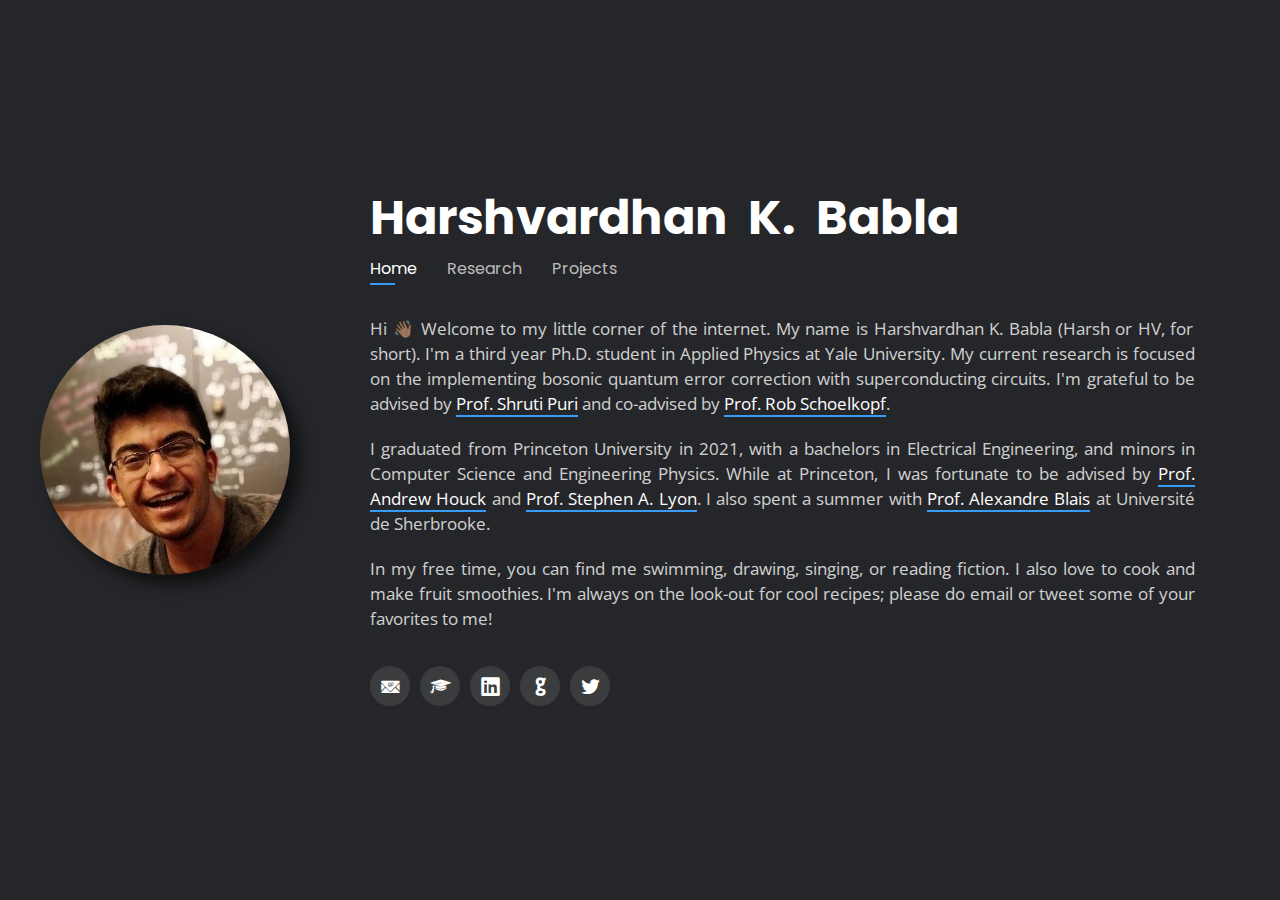
<file: index.html>
<!DOCTYPE html>
<html lang="en">

<head>
  <meta charset="utf-8">
  <meta content="width=device-width, initial-scale=1.0" name="viewport">

  <title>Harshvardhan K. Babla | Quantum Info. @ Yale</title>
  
  <!-- Meta content -->
  <meta name="keywords" content="Quantum information, superconducting qubits, electrons-on-helium, graduate student,entrepreneurship, science journalism.">
  <meta name="theme-color" content="#252629"/>

  <meta name="title" property="og:title" content="Harsh Babla" />
  <meta name="image" property="og:image" content="assets/img/thumbnail.png">
  <meta name="type"  property="og:type"  content="website" />
  <meta name="url"   property="og:url"   content="https://harshbabla.com" /> 
  <meta name="site_name"   property="og:site_name" content="harshbabla.com" /> 
  <meta name="description" property="og:description" content="Personal site/portfolio of Harsh Babla." />

  <meta name="twitter:image:alt" content="harshbabla.com"/>
  <meta name="twitter:card" content="summary_large_image"/>
  
  <!-- Favicons -->
  <link href="assets/img/favicon.png" rel="icon">
  <link href="assets/img/apple-touch-icon.png" rel="apple-touch-icon">

  <!-- Google Fonts -->
  <link href="https://fonts.googleapis.com/css?family=Open+Sans:300,300i,400,400i,600,600i,700,700i|Poppins:300,300i,400,400i,500,500i,600,600i,700,700i" rel="stylesheet">

  <!-- Vendor CSS Files -->
  <link href="assets/vendor/bootstrap/css/bootstrap.min.css" rel="stylesheet">
  <link href="assets/vendor/icofont/icofont.min.css" rel="stylesheet">
  <link href="assets/vendor/remixicon/remixicon.css" rel="stylesheet">
  <link href="assets/vendor/owl.carousel/assets/owl.carousel.min.css" rel="stylesheet">
  <link href="assets/vendor/boxicons/css/boxicons.min.css" rel="stylesheet">
  <link href="assets/vendor/venobox/venobox.css" rel="stylesheet">

  <!-- Main CSS File -->
  <link href="assets/css/home_style.css" rel="stylesheet">

  <!-- Global site tag (gtag.js) - Google Analytics -->
  <script async src="https://www.googletagmanager.com/gtag/js?id=G-PNGB4WQPTB"></script>
  <script>
    window.dataLayer = window.dataLayer || [];
    function gtag(){dataLayer.push(arguments);}
    gtag('js', new Date());

    gtag('config', 'G-PNGB4WQPTB');
  </script>

</head>

<body>

  <!-- ======= Home Page ======= -->
  <header id="header" class="header-tops">
    <div class="container">          
      <div class="row">
        <div class="col-lg-2 my-auto img-wrapper">
            <img src="assets/img/me.jpg" class="my-image" alt="Harsh photo">
        </div>
        
        <div class="col-lg-9 offset-1">
          <h1><a href="index">Harshvardhan&nbsp K.&nbsp Babla</a></h1>          

          <nav class="nav-menu d-lg-block">
            <ul>
            <li class="active"><a href="#header">Home</a></li>
            <li><a href="research">Research</a></li>
            <li><a href="projects">Projects</a></li>
            </ul>
          </nav>

          <h2>Hi 👋🏽 Welcome to my little corner of the internet. My name is Harshvardhan K. Babla (Harsh or HV, for short). I'm a third year Ph.D. student in Applied Physics at Yale University. My current research is focused on the implementing bosonic quantum error correction with superconducting circuits. I'm grateful to be advised by <span><a href="https://purigroup.research.yale.edu/" target="_blank">Prof. Shruti Puri</a></span> and co-advised by <span><a href="https://rsl.yale.edu/"  target="_blank">Prof. Rob Schoelkopf</a></span>. </h2>
          <h2> I graduated from Princeton University in 2021, with a bachelors in Electrical Engineering, and minors in Computer Science and Engineering Physics. While at Princeton, I was fortunate to be advised by <span><a href="https://houcklab.princeton.edu/"  target="_blank">Prof. Andrew Houck</a></span> and <span><a href="http://faculty.ee.princeton.edu/lyon/"  target="_blank">Prof. Stephen A. Lyon</a></span>. I also spent a summer with <span><a href="https://www.physique.usherbrooke.ca/blais/"  target="_blank">Prof. Alexandre Blais</a></span> at Université de Sherbrooke. </h2> 
          <h2>In my free time, you can find me swimming, drawing, singing, or reading fiction. I also love to cook and make fruit smoothies. I'm always on the look-out for cool recipes; please do email or tweet some of your favorites to me! </h2>
              
          <div class="social-links">
            <a href="mailto:harshbabla@gmail.com?&cc=harsh.babla@yale.edu" class="email" target="_blank"><i class="icofont-email"></i></a>
            <a href="https://scholar.google.com/citations?user=OJP4cEkAAAAJ&hl=en" class="google_scholar" target="_blank"><i class="icofont-hat"></i></a>
            <a href="https://www.linkedin.com/in/harshbabla/" class="linkedin"  target="_blank"><i class="icofont-linkedin"></i></a>
            <a href="https://github.com/HarshBabla99" class="github" target="_blank"><i class="icofont-github"></i></a>
            <a href="https://twitter.com/harshbabla" class="twitter" target="_blank"><i class="icofont-twitter"></i></a>
          </div>
        </div>
      </div>
    </div>
  </header>
  <!-- End Home -->



</body>

</html>
</file>
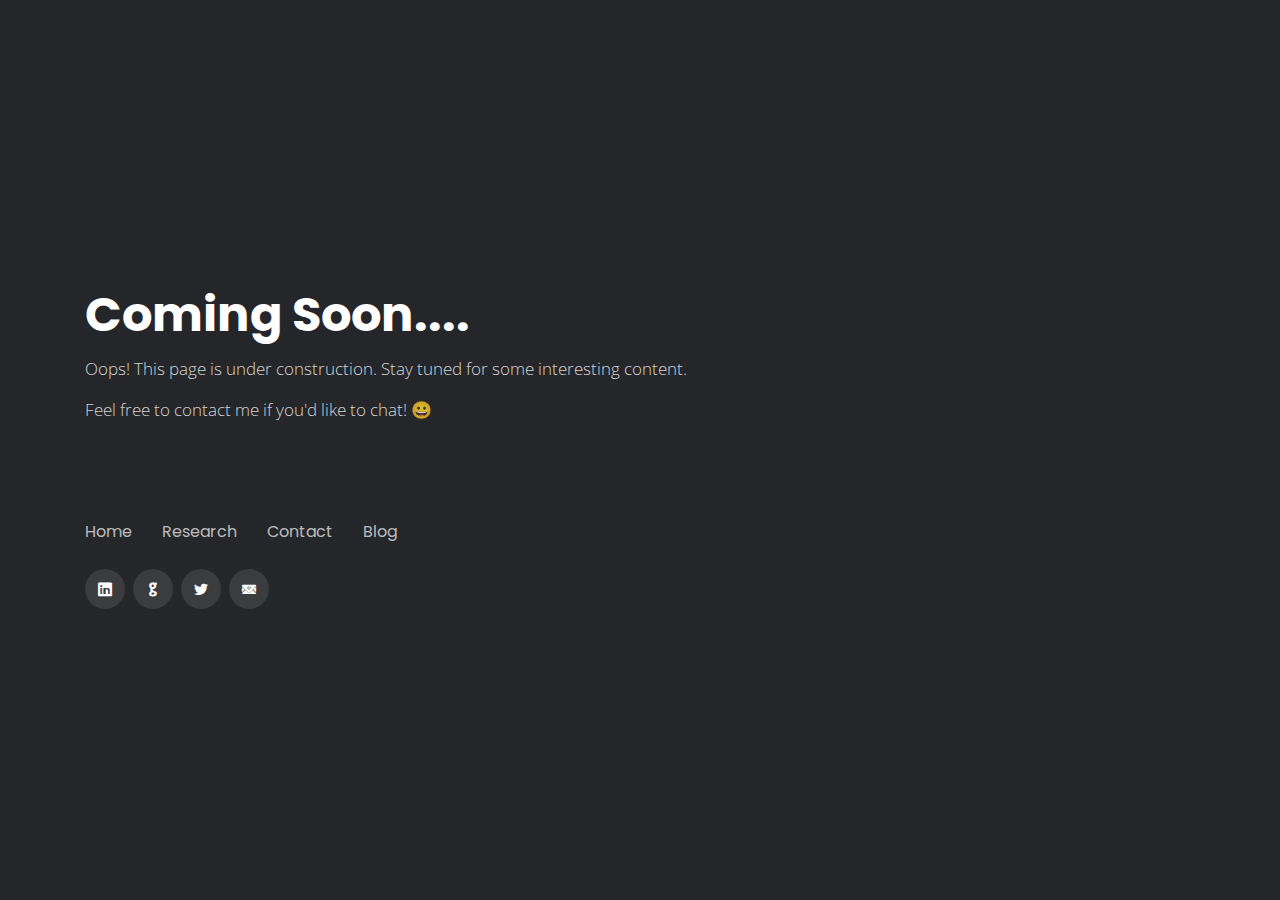
<file: coming_soon.html>
<head>
    <meta charset="utf-8">
    <meta content="width=device-width, initial-scale=1.0" name="viewport">
  
    <title>Harshvardhan K. Babla|Coming Soon</title>
    <meta content="Page Under Construction" name="description">
    <meta content="Page Under Construction" name="keywords">
  
    <!-- Favicons -->
    <link href="assets/img/favicon.png" rel="icon">
    <link href="assets/img/apple-touch-icon.png" rel="apple-touch-icon">
  
    <!-- Google Fonts -->
    <link href="https://fonts.googleapis.com/css?family=Open+Sans:300,300i,400,400i,600,600i,700,700i|Poppins:300,300i,400,400i,500,500i,600,600i,700,700i" rel="stylesheet">
  
    <!-- Vendor CSS Files -->
    <link href="assets/vendor/bootstrap/css/bootstrap.min.css" rel="stylesheet">
    <link href="assets/vendor/icofont/icofont.min.css" rel="stylesheet">
    <link href="assets/vendor/remixicon/remixicon.css" rel="stylesheet">
    <link href="assets/vendor/owl.carousel/assets/owl.carousel.min.css" rel="stylesheet">
    <link href="assets/vendor/boxicons/css/boxicons.min.css" rel="stylesheet">
    <link href="assets/vendor/venobox/venobox.css" rel="stylesheet">
  
    <!-- Main CSS File -->
    <link href="assets/css/coming_soon_style.css" rel="stylesheet">

    <!-- Global site tag (gtag.js) - Google Analytics -->
    <script async src="https://www.googletagmanager.com/gtag/js?id=G-PNGB4WQPTB"></script>
    <script>
      window.dataLayer = window.dataLayer || [];
      function gtag(){dataLayer.push(arguments);}
      gtag('js', new Date());

      gtag('config', 'G-PNGB4WQPTB');
    </script>    

  </head>
  
  <body>
  
    <!-- ======= Home Page ======= -->
    <header id="header" class="header-tops">
      <div class="container">          
        <h1><a href="index">Coming Soon....</a></h1>          
        
        <h2>Oops! This page is under construction. Stay tuned for some interesting content. </h2> <h2>Feel free to contact me if you'd like to chat! 😀 </h2>

        <nav class="nav-menu d-lg-block">
          <ul>
              <li><a href="index">Home</a></li>
              <li><a href="research">Research</a></li>
              <li><a href="contact">Contact</a></li>
              <li><a href="coming_soon">Blog</a></li>
          </ul>
        </nav>
            
        <div class="social-links">
            <a href="https://www.linkedin.com/in/harshbabla/" class="linkedin"  target="_blank"><i class="icofont-linkedin"></i></a>
            <a href="https://github.com/HarshBabla99" class="github" target="_blank"><i class="icofont-github"></i></a>
            <a href="https://twitter.com/harshbabla" class="twitter" target="_blank"><i class="icofont-twitter"></i></a>
            <a href="mailto:harshbabla@gmail.com" class="email" target="_blank"><i class="icofont-email"></i></a>
  
        </div>
      </div>
    </header><!-- End Header -->
  
  
  
  </body>
</file>
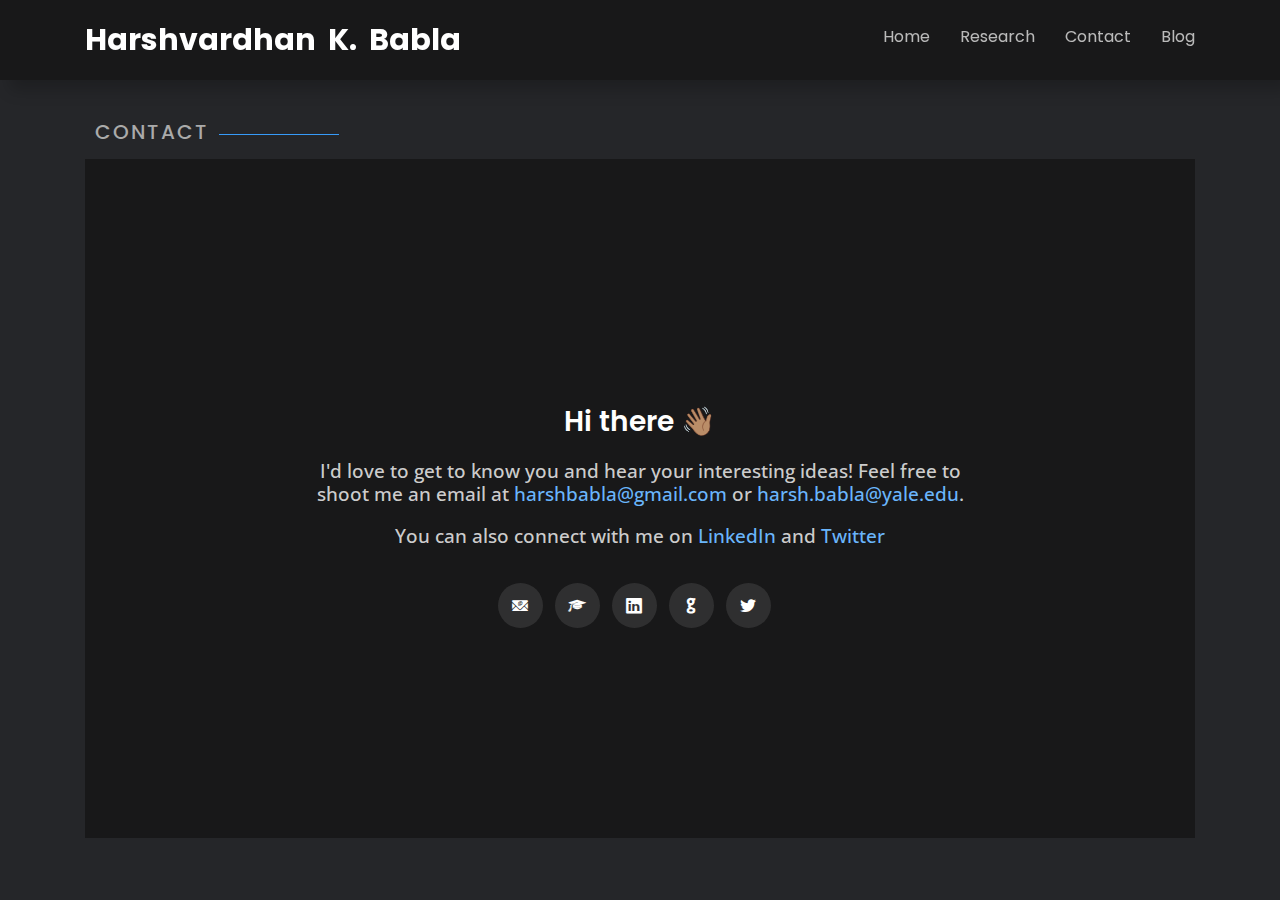
<file: contact.html>
<!DOCTYPE html>
<html lang="en">

<head>
  <meta charset="utf-8">
  <meta content="width=device-width, initial-scale=1.0" name="viewport">

  <title>Harshvardhan K. Babla|Contact</title>
  
  <!-- Meta content -->
  <meta name="keywords" content="Quantum information, superconducting qubits, electrons-on-helium, graduate student,entrepreneurship, science journalism.">
  <meta name="theme-color" content="#252629"/>

  <meta name="title" property="og:title" content="Harsh Babla" />
  <meta name="image" property="og:image" content="assets/img/thumbnail.png">
  <meta name="type"  property="og:type"  content="website" />
  <meta name="url"   property="og:url"   content="https://harshbabla.com/contact" /> 
  <meta name="site_name"   property="og:site_name" content="harshbabla.com" /> 
  <meta name="description" property="og:description" content="Personal site/portfolio of Harsh Babla. - contact page" />

  <meta name="twitter:image:alt" content="harshbabla.com"/>
  <meta name="twitter:card" content="summary_large_image"/>
  
  <!-- Favicons -->
  <link href="assets/img/favicon.png" rel="icon">
  <link href="assets/img/apple-touch-icon.png" rel="apple-touch-icon">

  <!-- Google Fonts -->
  <link href="https://fonts.googleapis.com/css?family=Open+Sans:300,300i,400,400i,600,600i,700,700i|Poppins:300,300i,400,400i,500,500i,600,600i,700,700i" rel="stylesheet">

  <!-- Vendor CSS Files -->
  <link href="assets/vendor/bootstrap/css/bootstrap.min.css" rel="stylesheet">
  <link href="assets/vendor/icofont/icofont.min.css" rel="stylesheet">
  <link href="assets/vendor/remixicon/remixicon.css" rel="stylesheet">
  <link href="assets/vendor/owl.carousel/assets/owl.carousel.min.css" rel="stylesheet">
  <link href="assets/vendor/boxicons/css/boxicons.min.css" rel="stylesheet">
  <link href="assets/vendor/venobox/venobox.css" rel="stylesheet">

  <!-- Main CSS File -->
  <link href="assets/css/contact_style.css" rel="stylesheet">

  <!-- Global site tag (gtag.js) - Google Analytics -->
  <script async src="https://www.googletagmanager.com/gtag/js?id=G-PNGB4WQPTB"></script>
  <script>
    window.dataLayer = window.dataLayer || [];
    function gtag(){dataLayer.push(arguments);}
    gtag('js', new Date());

    gtag('config', 'G-PNGB4WQPTB');
  </script>

</head>

<body>

    <!-- ======= Header ======= -->
    <header id="header">
        <div class="container">          
          <div class="row">
            <div class="col-lg-6">
                <h1 class="title"><a href="index">Harshvardhan&nbsp K.&nbsp Babla</a></h1>   
            </div>
            
            <div class="col-lg-6" id="nav-menu-col">
              <nav class="nav-menu d-lg-block">
                <ul>
                  <li><a href="index">Home</a></li>
                  <li><a href="research">Research</a></li>
                  <li><a href="contact">Contact</a></li>
                  <li><a href="coming_soon">Blog</a></li>
                </ul>
              </nav>
            </div>
          </div>
        </div>
    </header>
    <!-- End Header -->

    <!-- ======= contact Section ======= -->
    <section id="contact" class="contact">
        <div class="container">

            <div class="section-title">
                <h2>Contact</h2>
            </div>

            <div class="section-body">
                <div class="col-lg-12 contact-text">            
                  <h1>Hi there 👋🏽 </h1> <br/>
                  
                  <h2>I'd love to get to know you and hear your interesting ideas! Feel free to shoot me an email at <a href="mailto:harshbabla@gmail.com" target="_blank">harshbabla@gmail.com</a> or <a href="mailto:harsh.babla@yale.edu" target="_blank">harsh.babla@yale.edu</a>.
                  </h2>
                  
                  <h2>You can also connect with me on <a href="https://www.linkedin.com/in/harshbabla/" target="_blank">LinkedIn</a> and <a href="https://twitter.com/harshbabla" target="_blank">Twitter</a></h2>

                  <div class="social-links">
                    <a href="mailto:harshbabla@gmail.com?&cc=harsh.babla@yale.edu" class="email" target="_blank"><i class="icofont-email"></i></a>
                    <a href="https://scholar.google.com/citations?user=OJP4cEkAAAAJ&hl=en" class="google_scholar" target="_blank"><i class="icofont-hat"></i></a>
                    <a href="https://www.linkedin.com/in/harshbabla/" class="linkedin"  target="_blank"><i class="icofont-linkedin"></i></a>
                    <a href="https://github.com/HarshBabla99" class="github" target="_blank"><i class="icofont-github"></i></a>
                    <a href="https://twitter.com/harshbabla" class="twitter" target="_blank"><i class="icofont-twitter"></i></a>
                  </div>
                </div>  
            </div>
        </div>
    </section>
    <!-- End contact Section -->




</body>

</html>
</file>
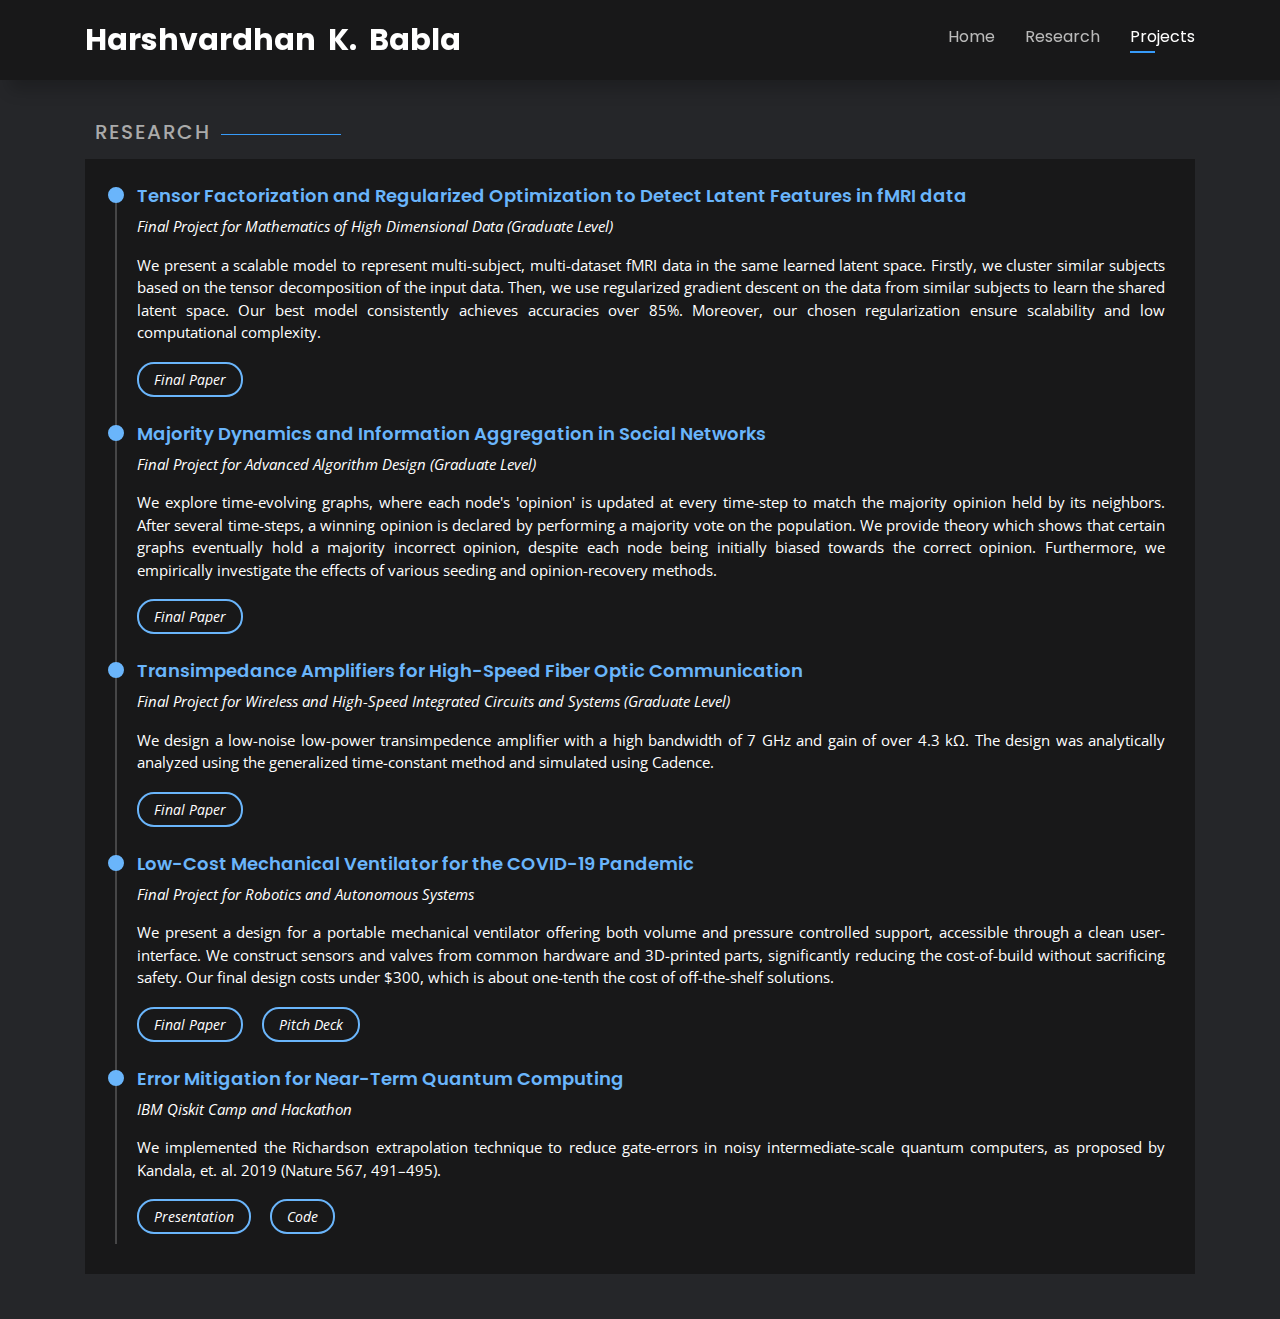
<file: projects.html>
<!DOCTYPE html>
<html lang="en">

<head>
  <meta charset="utf-8">
  <meta content="width=device-width, initial-scale=1.0" name="viewport">

  <title>Harshvardhan K. Babla|Research</title>
  
  <!-- Meta content -->
  <meta name="keywords" content="Quantum information, superconducting qubits, electrons-on-helium, graduate student,entrepreneurship, science journalism.">
  <meta name="theme-color" content="#252629"/>

  <meta name="title" property="og:title" content="Harsh Babla" />
  <meta name="image" property="og:image" content="assets/img/thumbnail.png">
  <meta name="type"  property="og:type"  content="website" />
  <meta name="url"   property="og:url"   content="https://harshbabla.com/research" /> 
  <meta name="site_name"   property="og:site_name" content="harshbabla.com" /> 
  <meta name="description" property="og:description" content="Personal site/portfolio of Harsh Babla. - Research page" />

  <meta name="twitter:image:alt" content="harshbabla.com"/>
  <meta name="twitter:card" content="summary_large_image"/>
  
  <!-- Favicons -->
  <link href="assets/img/favicon.png" rel="icon">
  <link href="assets/img/apple-touch-icon.png" rel="apple-touch-icon">

  <!-- Google Fonts -->
  <link href="https://fonts.googleapis.com/css?family=Open+Sans:300,300i,400,400i,600,600i,700,700i|Poppins:300,300i,400,400i,500,500i,600,600i,700,700i" rel="stylesheet">

  <!-- Vendor CSS Files -->
  <link href="assets/vendor/bootstrap/css/bootstrap.min.css" rel="stylesheet">
  <link href="assets/vendor/icofont/icofont.min.css" rel="stylesheet">
  <link href="assets/vendor/remixicon/remixicon.css" rel="stylesheet">
  <link href="assets/vendor/owl.carousel/assets/owl.carousel.min.css" rel="stylesheet">
  <link href="assets/vendor/boxicons/css/boxicons.min.css" rel="stylesheet">
  <link href="assets/vendor/venobox/venobox.css" rel="stylesheet">

  <!-- Main CSS File -->
  <link href="assets/css/research_style.css" rel="stylesheet">

  <!-- Global site tag (gtag.js) - Google Analytics -->
  <script async src="https://www.googletagmanager.com/gtag/js?id=G-PNGB4WQPTB"></script>
  <script>
    window.dataLayer = window.dataLayer || [];
    function gtag(){dataLayer.push(arguments);}
    gtag('js', new Date());

    gtag('config', 'G-PNGB4WQPTB');
  </script>

</head>

<body>

    <!-- ======= Header ======= -->
    <header id="header">
        <div class="container">          
          <div class="row">
            <div class="col-lg-6">
                <h1 class="title"><a href="index">Harshvardhan&nbsp K.&nbsp Babla</a></h1>   
            </div>
            
            <div class="col-lg-6" id="nav-menu-col">
              <nav class="nav-menu d-lg-block">
                <ul>
                    <li><a href="index">Home</a></li>
                    <li><a href="research">Research</a></li>
                    <li class="active"><a href="#header">Projects</a></li>
                </ul>
              </nav>
            </div>
          </div>
        </div>
    </header>
    <!-- End Header -->

    <!-- ======= Research Section ======= -->
    <section id="research" class="research">
        <div class="container">

            <div class="section-title">
                <h2>research</h2>
            </div>

            <div class="section-body">
                <h3 class="research-title"></h3>
                
                <div class="research-item">
                    <h4>Tensor Factorization and Regularized Optimization to Detect Latent Features in fMRI data</h4>
                    <p>
                        <em>Final Project for Mathematics of High Dimensional Data (Graduate Level)</em> 
                    </p>
                    
                    <p>
                        We present a scalable model to represent multi-subject, multi-dataset fMRI 
                        data in the same learned latent space. Firstly, we cluster similar subjects based on the tensor decomposition of the input data. Then, we use regularized gradient descent on the data from similar subjects to learn the shared latent space. Our best model consistently achieves accuracies over 85%. Moreover, our chosen regularization ensure scalability and low computational complexity.
                    </p>
                    <span><a href="assets/docs/ele520_report.pdf" target="_blank">Final Paper</a></span>
                </div>
                
                <div class="research-item">
                    <h4>Majority Dynamics and Information Aggregation in Social Networks</h4>
                    <p>
                        <em>Final Project for Advanced Algorithm Design (Graduate Level)</em> 
                    </p>
                    
                    <p>
                    We explore time-evolving graphs, where each node's 'opinion' is updated at every time-step to match the majority opinion held by its neighbors. After several time-steps, a winning opinion is declared by performing a majority vote on the population. We provide theory which shows that certain graphs eventually hold a majority incorrect opinion, despite each node being initially biased towards the correct opinion. Furthermore, we empirically investigate the effects of various seeding and opinion-recovery methods.
                    </p>
                    <span><a href="assets/docs/cos521_report.pdf" target="_blank">Final Paper</a></span>
                </div>

                <div class="research-item">
                    <h4>Transimpedance Amplifiers for High-Speed Fiber Optic Communication </h4>
                    <p>
                        <em>Final Project for Wireless and High-Speed Integrated Circuits and Systems (Graduate Level)</em> 
                    </p>
                    
                    <p>
                    We design a low-noise low-power transimpedence amplifier with a high bandwidth of 7 GHz and gain of over 4.3 k&Omega;. The design was analytically analyzed using the generalized time-constant method and simulated using Cadence. 
                    </p>
                    <span><a href="assets/docs/ele582_report.pdf" target="_blank">Final Paper</a></span>
                </div>

                <div class="research-item">
                    <h4>Low-Cost Mechanical Ventilator for the COVID-19 Pandemic</h4>
                    <p>
                        <em>Final Project for Robotics and Autonomous Systems</em> 
                    </p>
                    
                    <p>
                    We present a design for a portable mechanical ventilator offering both volume and pressure controlled support, accessible through a clean user-interface. We construct sensors and valves from common hardware and 3D-printed parts, significantly reducing the cost-of-build without sacrificing safety. Our final design costs under $300, which is about one-tenth the cost of off-the-shelf solutions. 
                    </p>
                    <span><a href="assets/docs/ele302_report.pdf" target="_blank">Final Paper</a></span>
                    <span><a href="assets/docs/ele302_presentation.pdf" target="_blank">Pitch Deck</a></span>
                </div>

                <div class="research-item">
                    <h4>Error Mitigation for Near-Term Quantum Computing</h4>
                    <p>
                        <em>IBM Qiskit Camp and Hackathon</em> 
                    </p>
                    
                    <p>
                    We implemented the Richardson extrapolation technique to reduce gate-errors in noisy intermediate-scale quantum computers, as proposed by Kandala, et. al. 2019 (Nature 567, 491–495). 
                    </p>
                    <span><a href="assets/docs/qiskit_presentation.pdf" target="_blank">Presentation</a></span>
                    <span><a href="https://github.com/HarshBabla99/IBMQiskitCamp_ErrorMitigation" target="_blank">Code</a></span>
                </div>

            </div>
        </div>
    </section>
    <!-- End research Section -->




</body>

</html>
</file>
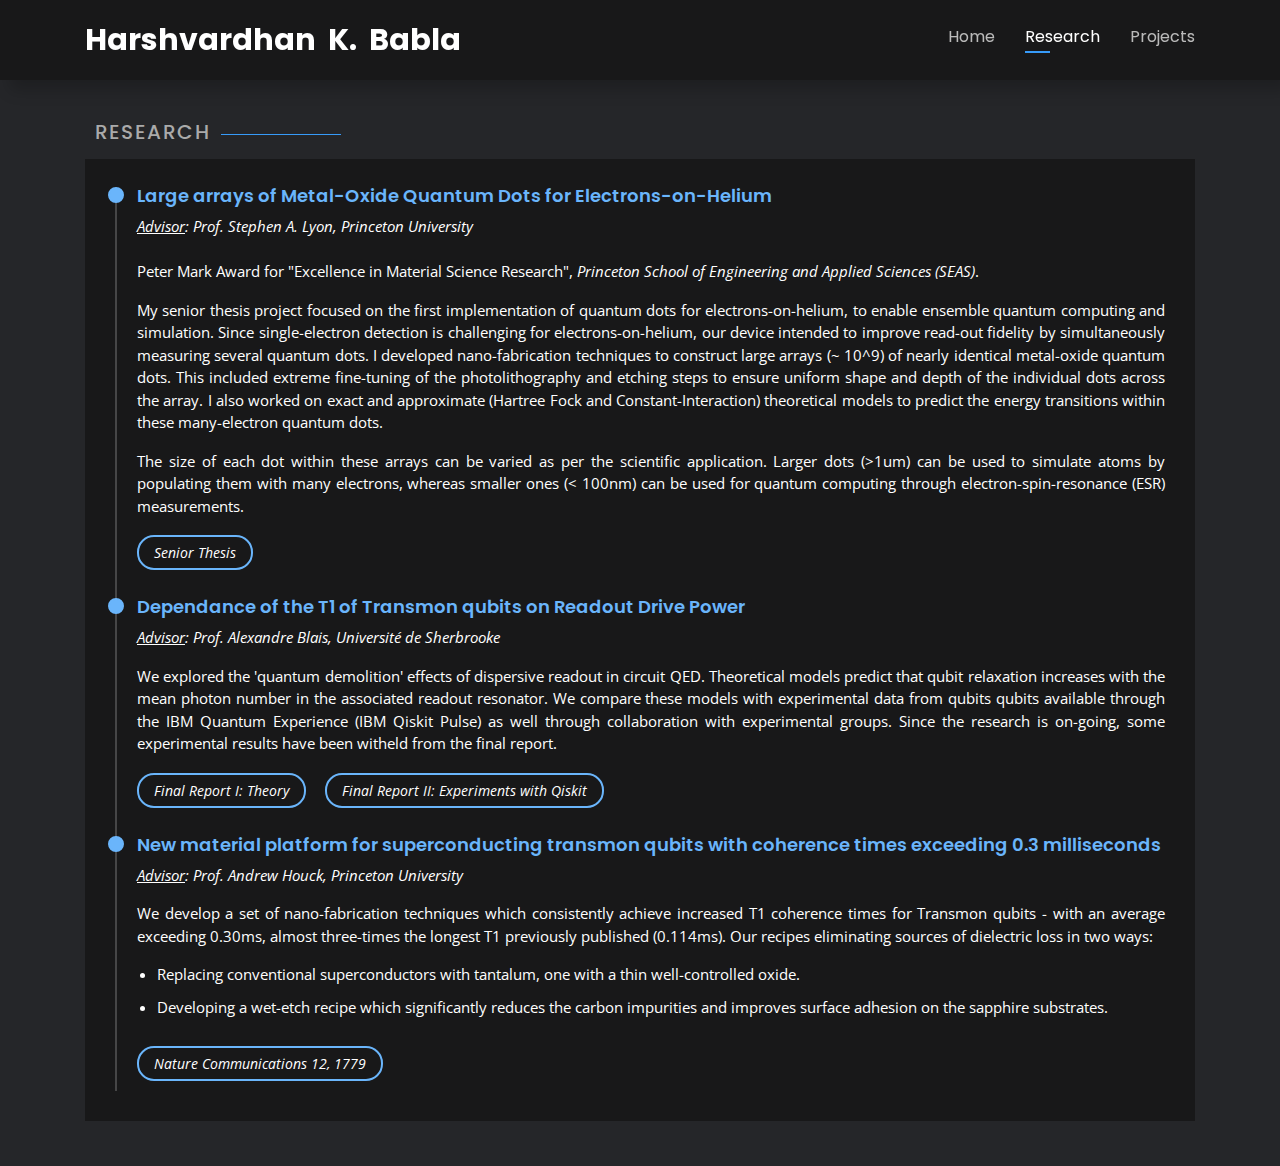
<file: research.html>
<!DOCTYPE html>
<html lang="en">

<head>
  <meta charset="utf-8">
  <meta content="width=device-width, initial-scale=1.0" name="viewport">

  <title>Harshvardhan K. Babla|Research</title>
  
  <!-- Meta content -->
  <meta name="keywords" content="Quantum information, superconducting qubits, electrons-on-helium, graduate student,entrepreneurship, science journalism.">
  <meta name="theme-color" content="#252629"/>

  <meta name="title" property="og:title" content="Harsh Babla" />
  <meta name="image" property="og:image" content="assets/img/thumbnail.png">
  <meta name="type"  property="og:type"  content="website" />
  <meta name="url"   property="og:url"   content="https://harshbabla.com/research" /> 
  <meta name="site_name"   property="og:site_name" content="harshbabla.com" /> 
  <meta name="description" property="og:description" content="Personal site/portfolio of Harsh Babla. - Research page" />

  <meta name="twitter:image:alt" content="harshbabla.com"/>
  <meta name="twitter:card" content="summary_large_image"/>
  
  <!-- Favicons -->
  <link href="assets/img/favicon.png" rel="icon">
  <link href="assets/img/apple-touch-icon.png" rel="apple-touch-icon">

  <!-- Google Fonts -->
  <link href="https://fonts.googleapis.com/css?family=Open+Sans:300,300i,400,400i,600,600i,700,700i|Poppins:300,300i,400,400i,500,500i,600,600i,700,700i" rel="stylesheet">

  <!-- Vendor CSS Files -->
  <link href="assets/vendor/bootstrap/css/bootstrap.min.css" rel="stylesheet">
  <link href="assets/vendor/icofont/icofont.min.css" rel="stylesheet">
  <link href="assets/vendor/remixicon/remixicon.css" rel="stylesheet">
  <link href="assets/vendor/owl.carousel/assets/owl.carousel.min.css" rel="stylesheet">
  <link href="assets/vendor/boxicons/css/boxicons.min.css" rel="stylesheet">
  <link href="assets/vendor/venobox/venobox.css" rel="stylesheet">

  <!-- Main CSS File -->
  <link href="assets/css/research_style.css" rel="stylesheet">

  <!-- Global site tag (gtag.js) - Google Analytics -->
  <script async src="https://www.googletagmanager.com/gtag/js?id=G-PNGB4WQPTB"></script>
  <script>
    window.dataLayer = window.dataLayer || [];
    function gtag(){dataLayer.push(arguments);}
    gtag('js', new Date());

    gtag('config', 'G-PNGB4WQPTB');
  </script>

</head>

<body>

    <!-- ======= Header ======= -->
    <header id="header">
        <div class="container">          
          <div class="row">
            <div class="col-lg-6">
                <h1 class="title"><a href="index">Harshvardhan&nbsp K.&nbsp Babla</a></h1>   
            </div>
            
            <div class="col-lg-6" id="nav-menu-col">
              <nav class="nav-menu d-lg-block">
                <ul>
                    <li><a href="index">Home</a></li>
                    <li class="active"><a href="research">Research</a></li>
                    <li><a href="#header">Projects</a></li>
                </ul>
              </nav>
            </div>
          </div>
        </div>
    </header>
    <!-- End Header -->

    <!-- ======= Research Section ======= -->
    <section id="research" class="research">
        <div class="container">

            <div class="section-title">
                <h2>research</h2>
            </div>

            <div class="section-body">
                <h3 class="research-title"></h3>
                
                <div class="research-item">
                    <h4>Large arrays of Metal-Oxide Quantum Dots for Electrons-on-Helium </h4>
                    <p>
                        <em><u>Advisor</u>: <a href="http://faculty.ee.princeton.edu/lyon/"  target="_blank">Prof. Stephen A. Lyon</a>, Princeton University</em> <br> <br>
                        Peter Mark Award for "Excellence in Material Science Research", <i>Princeton School of Engineering and Applied Sciences (SEAS)</i>.
                    </p>
                    <p>
                    My senior thesis project focused on the first implementation of quantum dots for electrons-on-helium, to enable ensemble quantum computing and simulation. Since single-electron detection is challenging for electrons-on-helium, our device intended to improve read-out fidelity by simultaneously measuring several quantum dots. I developed nano-fabrication techniques to construct large arrays (~ 10^9) of nearly identical metal-oxide quantum dots. This included extreme fine-tuning of the photolithography and etching steps to ensure uniform shape and depth of the individual dots across the array. I also worked on exact and approximate (Hartree Fock and Constant-Interaction) theoretical models to predict the energy transitions within these many-electron quantum dots. 
                    </p>
                    <p>
                    The size of each dot within these arrays can be varied as per the scientific application. Larger dots (>1um) can be used to simulate atoms by populating them with many electrons, whereas smaller ones (< 100nm) can be used for quantum computing through electron-spin-resonance (ESR) measurements. 
                    </p>
                    
                    <span><a href="assets/docs/senior_thesis.pdf" target="_blank">Senior Thesis</a></span> 
                </div>
                
                <div class="research-item">
                    <h4>Dependance of the T1 of Transmon qubits on Readout Drive Power</h4> 
                    <p>
                        <em><u>Advisor</u>: <a href="https://www.physique.usherbrooke.ca/blais/"  target="_blank">Prof. Alexandre Blais</a>, Université de Sherbrooke</em> 
                    </p>
                    
                    <p>
                    We explored the 'quantum demolition' effects of dispersive readout in circuit QED. Theoretical models predict that qubit relaxation increases with the mean photon number in the associated readout resonator. We compare these models with experimental data from qubits qubits available through the IBM Quantum Experience (IBM Qiskit Pulse) as well through collaboration with experimental groups. Since the research is on-going, some experimental results have been witheld from the final report.
                    </p>
                    <span><a href="assets/docs/blais_report1.pdf" target="_blank">Final Report I: Theory</a></span>
                    <span><a href="assets/docs/blais_report2.pdf" target="_blank">Final Report II: Experiments with Qiskit</a></span>
                </div>

                <div class="research-item">
                    <h4>New material platform for superconducting transmon qubits with coherence times exceeding 0.3 milliseconds </h4>                     
                    <p>
                        <em><u>Advisor</u>: <a href="https://houcklab.princeton.edu/"  target="_blank">Prof. Andrew Houck</a>, Princeton University</em> 
                    </p>
                    
                    <p>
                    We develop a set of nano-fabrication techniques which consistently achieve increased T1 coherence times for Transmon qubits - with an average exceeding 0.30ms, almost three-times the longest T1 previously published (0.114ms). Our recipes eliminating sources of dielectric loss in two ways: <br/>
                    <ul>
                        <li>Replacing conventional superconductors with tantalum, one with a thin well-controlled oxide.</li>
                        <li>Developing a wet-etch recipe which significantly reduces the carbon impurities and improves surface adhesion on the sapphire substrates.</li>
                    </ul>
                    </p>
                    <span><a href="https://doi.org/10.1038/s41467-021-22030-5" target="_blank">Nature Communications 12, 1779</a></span>
                </div>
            </div>
        </div>
    </section>
    <!-- End research Section -->




</body>

</html>
</file>
<file: assets/vendor/venobox/venobox.css>
/* ------ venobox.css --------*/
.vbox-overlay *, .vbox-overlay *:before, .vbox-overlay *:after{
    -webkit-backface-visibility: hidden;
    -webkit-box-sizing:border-box;
    -moz-box-sizing:border-box;
    box-sizing:border-box;
}
.vbox-overlay * { 
    -webkit-backface-visibility: visible;
    backface-visibility: visible;
}
.vbox-overlay{
    display: -webkit-flex;
    display: flex;
    -webkit-flex-direction: column;
    flex-direction: column;
    -webkit-justify-content: center;
    justify-content: center;
    -webkit-align-items: center;
    align-items: center;
    position: fixed;
    left: 0;
    top: 0;
    bottom: 0;
    right: 0;
    z-index: 999999;
}

/* ----- navigation ----- */
.vbox-title{
    width: 100%;
    height: 40px;
    float: left;
    text-align: center;
    line-height: 28px;
    font-size: 12px;
    padding: 6px 50px;
    overflow: hidden;
    position: fixed;
    display: none;
    left: 0;
    z-index: 89;
}
.vbox-close{
    cursor: pointer;
    position: fixed;
    top: -1px;
    right: 0;
    width: 50px;
    height: 40px;
    padding: 6px;
    display: block;
    background-position:10px center;
    overflow: hidden;
    font-size: 24px;
    line-height: 1;
    text-align: center;
    z-index: 99;
}
.vbox-left{
    cursor: pointer;
    position: fixed;
    left: 0;
    height: 40px;
    overflow: hidden;
    line-height: 28px;
    font-size: 12px;
    z-index: 99;
    display: flex;
    align-items:center;
}
.vbox-num{
    display: inline-block;
    margin: 6px 0 6px 15px;
}
/* ----- Social share ----- */
.vbox-share{
    line-height: 28px;
    font-size: 12px;
    overflow: hidden;
    position: fixed;
    left: 0;
    z-index: 98;
    display: flex;
    align-items:center;
    justify-content: center;
    width: 100%;
    text-align: center;
}
.vbox-share svg{
    max-height: 28px;
    width: 28px;
    z-index: 10;
    margin-left: 12px;
    margin-top: 6px;
    margin-bottom: 6px;
    vertical-align: middle;
}


/* ----- navigation ARROWS ----- */
.vbox-next, .vbox-prev{
    position: fixed;
    top: 50%;
    margin-top: -15px;
    overflow: hidden;
    cursor: pointer;
    display: block;
    width: 45px;
    height: 45px;
    z-index: 99;
}
.vbox-next span, .vbox-prev span{
    position: relative;
    width: 20px;
    height: 20px;
    border: 2px solid transparent;
    border-top-color: #B6B6B6;
    border-right-color: #B6B6B6;
    text-indent: -100px;
    position: absolute;
    top: 8px;
    display: block;
}
.vbox-prev{
    left: 15px;
}
.vbox-next{
    right: 15px;
}
.vbox-prev span{
    left: 10px;
    -ms-transform: rotate(-135deg);
    -webkit-transform: rotate(-135deg);
    transform: rotate(-135deg);
}
.vbox-next span{
    -ms-transform: rotate(45deg);
    -webkit-transform: rotate(45deg);
    transform: rotate(45deg);
    right: 10px;
}
/* ------- inline window ------ */
.vbox-inline{
    width: 420px;
    height: 315px;
    height: 70vh;
    padding: 10px;
    background: #fff;
    margin: 0 auto;
    overflow: auto;
    text-align: left;
}
/* ------- Video & iFrames window ------ */
.venoframe{
    max-width: 100%;
    width: 100%;
    border: none;
    width: 100%;
    height: 260px;
    height: 70vh;
}
.venoframe.vbvid{
    height: 260px;
}
@media (min-width: 768px) {
    .venoframe, .vbox-inline{
        width: 90%;
        height: 360px;
        height: 70vh;
    }
    .venoframe.vbvid{
        width: 640px;
        height: 360px;
    }
}
@media (min-width: 992px) {
    .venoframe, .vbox-inline{
        max-width: 1200px;
        width: 80%;
        height: 540px;
        height: 70vh;
    }
    .venoframe.vbvid{
        width: 960px;
        height: 540px;
    }
}
/* 
Please do NOT edit this part! 
or at least read this note: http://i.imgur.com/7C0ws9e.gif
*/
.vbox-open{
    overflow: hidden;
}
.vbox-container{
    position: absolute;
    left: 0;
    right: 0;
    top: 0;
    bottom: 0;
    overflow-x: hidden;
    overflow-y: scroll;
    overflow-scrolling: touch;
    -webkit-overflow-scrolling: touch;
    z-index: 20;
    max-height: 100%;

}

.vbox-content{
    text-align: center;
    float: left;
    width: 100%;
    position: relative;
    overflow: hidden;
    padding: 20px 4%;
}
.vbox-container img{
    max-width: 100%;
    height: auto;
}
.vbox-figlio{
    box-shadow: 0 0 12px rgba(0,0,0,0.19), 0 6px 6px rgba(0,0,0,0.23);
    max-width: 100%;
    text-align: initial;
}
img.vbox-figlio{
    -webkit-user-select: none;
-khtml-user-select: none;
-moz-user-select: none;
-o-user-select: none;
user-select: none;
}
.vbox-content.swipe-left{
    margin-left: -200px !important;
}
.vbox-content.swipe-right{
    margin-left: 200px !important;
}
.vbox-animated{
    webkit-transition: margin 300ms ease-out;
    transition: margin 300ms ease-out;
}

/* ---------- preloader ----------
 * SPINKIT 
 * http://tobiasahlin.com/spinkit/
-------------------------------- */
.sk-double-bounce,.sk-rotating-plane{width:40px;height:40px;margin:40px auto}.sk-rotating-plane{background-color:#333;-webkit-animation:sk-rotatePlane 1.2s infinite ease-in-out;animation:sk-rotatePlane 1.2s infinite ease-in-out}@-webkit-keyframes sk-rotatePlane{0%{-webkit-transform:perspective(120px) rotateX(0) rotateY(0);transform:perspective(120px) rotateX(0) rotateY(0)}50%{-webkit-transform:perspective(120px) rotateX(-180.1deg) rotateY(0);transform:perspective(120px) rotateX(-180.1deg) rotateY(0)}100%{-webkit-transform:perspective(120px) rotateX(-180deg) rotateY(-179.9deg);transform:perspective(120px) rotateX(-180deg) rotateY(-179.9deg)}}@keyframes sk-rotatePlane{0%{-webkit-transform:perspective(120px) rotateX(0) rotateY(0);transform:perspective(120px) rotateX(0) rotateY(0)}50%{-webkit-transform:perspective(120px) rotateX(-180.1deg) rotateY(0);transform:perspective(120px) rotateX(-180.1deg) rotateY(0)}100%{-webkit-transform:perspective(120px) rotateX(-180deg) rotateY(-179.9deg);transform:perspective(120px) rotateX(-180deg) rotateY(-179.9deg)}}.sk-double-bounce{position:relative}.sk-double-bounce .sk-child{width:100%;height:100%;border-radius:50%;background-color:#333;opacity:.6;position:absolute;top:0;left:0;-webkit-animation:sk-doubleBounce 2s infinite ease-in-out;animation:sk-doubleBounce 2s infinite ease-in-out}.sk-chasing-dots .sk-child,.sk-spinner-pulse,.sk-three-bounce .sk-child{background-color:#333;border-radius:100%}.sk-double-bounce .sk-double-bounce2{-webkit-animation-delay:-1s;animation-delay:-1s}@-webkit-keyframes sk-doubleBounce{0%,100%{-webkit-transform:scale(0);transform:scale(0)}50%{-webkit-transform:scale(1);transform:scale(1)}}@keyframes sk-doubleBounce{0%,100%{-webkit-transform:scale(0);transform:scale(0)}50%{-webkit-transform:scale(1);transform:scale(1)}}.sk-wave{margin:40px auto;width:50px;height:40px;text-align:center;font-size:10px}.sk-wave .sk-rect{background-color:#333;height:100%;width:6px;display:inline-block;-webkit-animation:sk-waveStretchDelay 1.2s infinite ease-in-out;animation:sk-waveStretchDelay 1.2s infinite ease-in-out}.sk-wave .sk-rect1{-webkit-animation-delay:-1.2s;animation-delay:-1.2s}.sk-wave .sk-rect2{-webkit-animation-delay:-1.1s;animation-delay:-1.1s}.sk-wave .sk-rect3{-webkit-animation-delay:-1s;animation-delay:-1s}.sk-wave .sk-rect4{-webkit-animation-delay:-.9s;animation-delay:-.9s}.sk-wave .sk-rect5{-webkit-animation-delay:-.8s;animation-delay:-.8s}@-webkit-keyframes sk-waveStretchDelay{0%,100%,40%{-webkit-transform:scaleY(.4);transform:scaleY(.4)}20%{-webkit-transform:scaleY(1);transform:scaleY(1)}}@keyframes sk-waveStretchDelay{0%,100%,40%{-webkit-transform:scaleY(.4);transform:scaleY(.4)}20%{-webkit-transform:scaleY(1);transform:scaleY(1)}}.sk-wandering-cubes{margin:40px auto;width:40px;height:40px;position:relative}.sk-wandering-cubes .sk-cube{background-color:#333;width:10px;height:10px;position:absolute;top:0;left:0;-webkit-animation:sk-wanderingCube 1.8s ease-in-out -1.8s infinite both;animation:sk-wanderingCube 1.8s ease-in-out -1.8s infinite both}.sk-chasing-dots,.sk-spinner-pulse{width:40px;height:40px;margin:40px auto}.sk-wandering-cubes .sk-cube2{-webkit-animation-delay:-.9s;animation-delay:-.9s}@-webkit-keyframes sk-wanderingCube{0%{-webkit-transform:rotate(0);transform:rotate(0)}25%{-webkit-transform:translateX(30px) rotate(-90deg) scale(.5);transform:translateX(30px) rotate(-90deg) scale(.5)}50%{-webkit-transform:translateX(30px) translateY(30px) rotate(-179deg);transform:translateX(30px) translateY(30px) rotate(-179deg)}50.1%{-webkit-transform:translateX(30px) translateY(30px) rotate(-180deg);transform:translateX(30px) translateY(30px) rotate(-180deg)}75%{-webkit-transform:translateX(0) translateY(30px) rotate(-270deg) scale(.5);transform:translateX(0) translateY(30px) rotate(-270deg) scale(.5)}100%{-webkit-transform:rotate(-360deg);transform:rotate(-360deg)}}@keyframes sk-wanderingCube{0%{-webkit-transform:rotate(0);transform:rotate(0)}25%{-webkit-transform:translateX(30px) rotate(-90deg) scale(.5);transform:translateX(30px) rotate(-90deg) scale(.5)}50%{-webkit-transform:translateX(30px) translateY(30px) rotate(-179deg);transform:translateX(30px) translateY(30px) rotate(-179deg)}50.1%{-webkit-transform:translateX(30px) translateY(30px) rotate(-180deg);transform:translateX(30px) translateY(30px) rotate(-180deg)}75%{-webkit-transform:translateX(0) translateY(30px) rotate(-270deg) scale(.5);transform:translateX(0) translateY(30px) rotate(-270deg) scale(.5)}100%{-webkit-transform:rotate(-360deg);transform:rotate(-360deg)}}.sk-spinner-pulse{-webkit-animation:sk-pulseScaleOut 1s infinite ease-in-out;animation:sk-pulseScaleOut 1s infinite ease-in-out}@-webkit-keyframes sk-pulseScaleOut{0%{-webkit-transform:scale(0);transform:scale(0)}100%{-webkit-transform:scale(1);transform:scale(1);opacity:0}}@keyframes sk-pulseScaleOut{0%{-webkit-transform:scale(0);transform:scale(0)}100%{-webkit-transform:scale(1);transform:scale(1);opacity:0}}.sk-chasing-dots{position:relative;text-align:center;-webkit-animation:sk-chasingDotsRotate 2s infinite linear;animation:sk-chasingDotsRotate 2s infinite linear}.sk-chasing-dots .sk-child{width:60%;height:60%;display:inline-block;position:absolute;top:0;-webkit-animation:sk-chasingDotsBounce 2s infinite ease-in-out;animation:sk-chasingDotsBounce 2s infinite ease-in-out}.sk-chasing-dots .sk-dot2{top:auto;bottom:0;-webkit-animation-delay:-1s;animation-delay:-1s}@-webkit-keyframes sk-chasingDotsRotate{100%{-webkit-transform:rotate(360deg);transform:rotate(360deg)}}@keyframes sk-chasingDotsRotate{100%{-webkit-transform:rotate(360deg);transform:rotate(360deg)}}@-webkit-keyframes sk-chasingDotsBounce{0%,100%{-webkit-transform:scale(0);transform:scale(0)}50%{-webkit-transform:scale(1);transform:scale(1)}}@keyframes sk-chasingDotsBounce{0%,100%{-webkit-transform:scale(0);transform:scale(0)}50%{-webkit-transform:scale(1);transform:scale(1)}}.sk-three-bounce{margin:40px auto;width:80px;text-align:center}.sk-three-bounce .sk-child{width:20px;height:20px;display:inline-block;-webkit-animation:sk-three-bounce 1.4s ease-in-out 0s infinite both;animation:sk-three-bounce 1.4s ease-in-out 0s infinite both}.sk-circle .sk-child:before,.sk-fading-circle .sk-circle:before{display:block;border-radius:100%;content:'';background-color:#333}.sk-three-bounce .sk-bounce1{-webkit-animation-delay:-.32s;animation-delay:-.32s}.sk-three-bounce .sk-bounce2{-webkit-animation-delay:-.16s;animation-delay:-.16s}@-webkit-keyframes sk-three-bounce{0%,100%,80%{-webkit-transform:scale(0);transform:scale(0)}40%{-webkit-transform:scale(1);transform:scale(1)}}@keyframes sk-three-bounce{0%,100%,80%{-webkit-transform:scale(0);transform:scale(0)}40%{-webkit-transform:scale(1);transform:scale(1)}}.sk-circle{margin:40px auto;width:40px;height:40px;position:relative}.sk-circle .sk-child{width:100%;height:100%;position:absolute;left:0;top:0}.sk-circle .sk-child:before{margin:0 auto;width:15%;height:15%;-webkit-animation:sk-circleBounceDelay 1.2s infinite ease-in-out both;animation:sk-circleBounceDelay 1.2s infinite ease-in-out both}.sk-circle .sk-circle2{-webkit-transform:rotate(30deg);-ms-transform:rotate(30deg);transform:rotate(30deg)}.sk-circle .sk-circle3{-webkit-transform:rotate(60deg);-ms-transform:rotate(60deg);transform:rotate(60deg)}.sk-circle .sk-circle4{-webkit-transform:rotate(90deg);-ms-transform:rotate(90deg);transform:rotate(90deg)}.sk-circle .sk-circle5{-webkit-transform:rotate(120deg);-ms-transform:rotate(120deg);transform:rotate(120deg)}.sk-circle .sk-circle6{-webkit-transform:rotate(150deg);-ms-transform:rotate(150deg);transform:rotate(150deg)}.sk-circle .sk-circle7{-webkit-transform:rotate(180deg);-ms-transform:rotate(180deg);transform:rotate(180deg)}.sk-circle .sk-circle8{-webkit-transform:rotate(210deg);-ms-transform:rotate(210deg);transform:rotate(210deg)}.sk-circle .sk-circle9{-webkit-transform:rotate(240deg);-ms-transform:rotate(240deg);transform:rotate(240deg)}.sk-circle .sk-circle10{-webkit-transform:rotate(270deg);-ms-transform:rotate(270deg);transform:rotate(270deg)}.sk-circle .sk-circle11{-webkit-transform:rotate(300deg);-ms-transform:rotate(300deg);transform:rotate(300deg)}.sk-circle .sk-circle12{-webkit-transform:rotate(330deg);-ms-transform:rotate(330deg);transform:rotate(330deg)}.sk-circle .sk-circle2:before{-webkit-animation-delay:-1.1s;animation-delay:-1.1s}.sk-circle .sk-circle3:before{-webkit-animation-delay:-1s;animation-delay:-1s}.sk-circle .sk-circle4:before{-webkit-animation-delay:-.9s;animation-delay:-.9s}.sk-circle .sk-circle5:before{-webkit-animation-delay:-.8s;animation-delay:-.8s}.sk-circle .sk-circle6:before{-webkit-animation-delay:-.7s;animation-delay:-.7s}.sk-circle .sk-circle7:before{-webkit-animation-delay:-.6s;animation-delay:-.6s}.sk-circle .sk-circle8:before{-webkit-animation-delay:-.5s;animation-delay:-.5s}.sk-circle .sk-circle9:before{-webkit-animation-delay:-.4s;animation-delay:-.4s}.sk-circle .sk-circle10:before{-webkit-animation-delay:-.3s;animation-delay:-.3s}.sk-circle .sk-circle11:before{-webkit-animation-delay:-.2s;animation-delay:-.2s}.sk-circle .sk-circle12:before{-webkit-animation-delay:-.1s;animation-delay:-.1s}@-webkit-keyframes sk-circleBounceDelay{0%,100%,80%{-webkit-transform:scale(0);transform:scale(0)}40%{-webkit-transform:scale(1);transform:scale(1)}}@keyframes sk-circleBounceDelay{0%,100%,80%{-webkit-transform:scale(0);transform:scale(0)}40%{-webkit-transform:scale(1);transform:scale(1)}}.sk-cube-grid{width:40px;height:40px;margin:40px auto}.sk-cube-grid .sk-cube{width:33.33%;height:33.33%;background-color:#333;float:left;-webkit-animation:sk-cubeGridScaleDelay 1.3s infinite ease-in-out;animation:sk-cubeGridScaleDelay 1.3s infinite ease-in-out}.sk-cube-grid .sk-cube1{-webkit-animation-delay:.2s;animation-delay:.2s}.sk-cube-grid .sk-cube2{-webkit-animation-delay:.3s;animation-delay:.3s}.sk-cube-grid .sk-cube3{-webkit-animation-delay:.4s;animation-delay:.4s}.sk-cube-grid .sk-cube4{-webkit-animation-delay:.1s;animation-delay:.1s}.sk-cube-grid .sk-cube5{-webkit-animation-delay:.2s;animation-delay:.2s}.sk-cube-grid .sk-cube6{-webkit-animation-delay:.3s;animation-delay:.3s}.sk-cube-grid .sk-cube7{-webkit-animation-delay:0ms;animation-delay:0ms}.sk-cube-grid .sk-cube8{-webkit-animation-delay:.1s;animation-delay:.1s}.sk-cube-grid .sk-cube9{-webkit-animation-delay:.2s;animation-delay:.2s}@-webkit-keyframes sk-cubeGridScaleDelay{0%,100%,70%{-webkit-transform:scale3D(1,1,1);transform:scale3D(1,1,1)}35%{-webkit-transform:scale3D(0,0,1);transform:scale3D(0,0,1)}}@keyframes sk-cubeGridScaleDelay{0%,100%,70%{-webkit-transform:scale3D(1,1,1);transform:scale3D(1,1,1)}35%{-webkit-transform:scale3D(0,0,1);transform:scale3D(0,0,1)}}.sk-fading-circle{margin:40px auto;width:40px;height:40px;position:relative}.sk-fading-circle .sk-circle{width:100%;height:100%;position:absolute;left:0;top:0}.sk-fading-circle .sk-circle:before{margin:0 auto;width:15%;height:15%;-webkit-animation:sk-circleFadeDelay 1.2s infinite ease-in-out both;animation:sk-circleFadeDelay 1.2s infinite ease-in-out both}.sk-fading-circle .sk-circle2{-webkit-transform:rotate(30deg);-ms-transform:rotate(30deg);transform:rotate(30deg)}.sk-fading-circle .sk-circle3{-webkit-transform:rotate(60deg);-ms-transform:rotate(60deg);transform:rotate(60deg)}.sk-fading-circle .sk-circle4{-webkit-transform:rotate(90deg);-ms-transform:rotate(90deg);transform:rotate(90deg)}.sk-fading-circle .sk-circle5{-webkit-transform:rotate(120deg);-ms-transform:rotate(120deg);transform:rotate(120deg)}.sk-fading-circle .sk-circle6{-webkit-transform:rotate(150deg);-ms-transform:rotate(150deg);transform:rotate(150deg)}.sk-fading-circle .sk-circle7{-webkit-transform:rotate(180deg);-ms-transform:rotate(180deg);transform:rotate(180deg)}.sk-fading-circle .sk-circle8{-webkit-transform:rotate(210deg);-ms-transform:rotate(210deg);transform:rotate(210deg)}.sk-fading-circle .sk-circle9{-webkit-transform:rotate(240deg);-ms-transform:rotate(240deg);transform:rotate(240deg)}.sk-fading-circle .sk-circle10{-webkit-transform:rotate(270deg);-ms-transform:rotate(270deg);transform:rotate(270deg)}.sk-fading-circle .sk-circle11{-webkit-transform:rotate(300deg);-ms-transform:rotate(300deg);transform:rotate(300deg)}.sk-fading-circle .sk-circle12{-webkit-transform:rotate(330deg);-ms-transform:rotate(330deg);transform:rotate(330deg)}.sk-fading-circle .sk-circle2:before{-webkit-animation-delay:-1.1s;animation-delay:-1.1s}.sk-fading-circle .sk-circle3:before{-webkit-animation-delay:-1s;animation-delay:-1s}.sk-fading-circle .sk-circle4:before{-webkit-animation-delay:-.9s;animation-delay:-.9s}.sk-fading-circle .sk-circle5:before{-webkit-animation-delay:-.8s;animation-delay:-.8s}.sk-fading-circle .sk-circle6:before{-webkit-animation-delay:-.7s;animation-delay:-.7s}.sk-fading-circle .sk-circle7:before{-webkit-animation-delay:-.6s;animation-delay:-.6s}.sk-fading-circle .sk-circle8:before{-webkit-animation-delay:-.5s;animation-delay:-.5s}.sk-fading-circle .sk-circle9:before{-webkit-animation-delay:-.4s;animation-delay:-.4s}.sk-fading-circle .sk-circle10:before{-webkit-animation-delay:-.3s;animation-delay:-.3s}.sk-fading-circle .sk-circle11:before{-webkit-animation-delay:-.2s;animation-delay:-.2s}.sk-fading-circle .sk-circle12:before{-webkit-animation-delay:-.1s;animation-delay:-.1s}@-webkit-keyframes sk-circleFadeDelay{0%,100%,39%{opacity:0}40%{opacity:1}}@keyframes sk-circleFadeDelay{0%,100%,39%{opacity:0}40%{opacity:1}}.sk-folding-cube{margin:40px auto;width:40px;height:40px;position:relative;-webkit-transform:rotateZ(45deg);transform:rotateZ(45deg)}.sk-folding-cube .sk-cube{float:left;width:50%;height:50%;position:relative;-webkit-transform:scale(1.1);-ms-transform:scale(1.1);transform:scale(1.1)}.sk-folding-cube .sk-cube:before{content:'';position:absolute;top:0;left:0;width:100%;height:100%;background-color:#333;-webkit-animation:sk-foldCubeAngle 2.4s infinite linear both;animation:sk-foldCubeAngle 2.4s infinite linear both;-webkit-transform-origin:100% 100%;-ms-transform-origin:100% 100%;transform-origin:100% 100%}.sk-folding-cube .sk-cube2{-webkit-transform:scale(1.1) rotateZ(90deg);transform:scale(1.1) rotateZ(90deg)}.sk-folding-cube .sk-cube3{-webkit-transform:scale(1.1) rotateZ(180deg);transform:scale(1.1) rotateZ(180deg)}.sk-folding-cube .sk-cube4{-webkit-transform:scale(1.1) rotateZ(270deg);transform:scale(1.1) rotateZ(270deg)}.sk-folding-cube .sk-cube2:before{-webkit-animation-delay:.3s;animation-delay:.3s}.sk-folding-cube .sk-cube3:before{-webkit-animation-delay:.6s;animation-delay:.6s}.sk-folding-cube .sk-cube4:before{-webkit-animation-delay:.9s;animation-delay:.9s}@-webkit-keyframes sk-foldCubeAngle{0%,10%{-webkit-transform:perspective(140px) rotateX(-180deg);transform:perspective(140px) rotateX(-180deg);opacity:0}25%,75%{-webkit-transform:perspective(140px) rotateX(0);transform:perspective(140px) rotateX(0);opacity:1}100%,90%{-webkit-transform:perspective(140px) rotateY(180deg);transform:perspective(140px) rotateY(180deg);opacity:0}}@keyframes sk-foldCubeAngle{0%,10%{-webkit-transform:perspective(140px) rotateX(-180deg);transform:perspective(140px) rotateX(-180deg);opacity:0}25%,75%{-webkit-transform:perspective(140px) rotateX(0);transform:perspective(140px) rotateX(0);opacity:1}100%,90%{-webkit-transform:perspective(140px) rotateY(180deg);transform:perspective(140px) rotateY(180deg);opacity:0}}
</file>
<file: assets/css/home_style.css>
/*--------------------------------------------------------------
# General
--------------------------------------------------------------*/
body{
  font-family: "Poppins", sans-serif;
  position: relative;
  background: #252629;
  background-size: cover;
  left: 0;
  right: 0;
  top: 0;
  /*height: 100vh;*/
  z-index: -1;
}

a {
  color: #379bf9;
}

a:hover {
  text-decoration: none;
}

h1, h2, h3, h4, h5, h6 {
  font-family: "Open Sans", sans-serif;
}

/*--------------------------------------------------------------
# Header
--------------------------------------------------------------*/
#header {
  position: relative;
  display: flex;
  min-height: 100vh;
  min-width: 100%;
  align-items: center;
  justify-content: center;
  overflow-y: auto;
}

#header h1 {
  font-size: 48px;
  margin: 0;
  padding: 0;
  line-height: 1;
  font-weight: 630;
  font-family: "Poppins", sans-serif;
}

#header h1 a, #header h1 a:hover {
  color: #fff;
  line-height: 1;
  display: inline-block;
}

#header h2 {
  font-size: 17px;
  font-weight: 400;
  margin-top: 20px;
  color: rgba(255, 255, 255, 0.8);
  text-align: justify;
  text-justify: inter-word;
  line-height: 25px;
}

#header h2 span {
  color: #fff ;
  border-bottom: 2px solid #379bf9; 
  padding-bottom: -2px;
}

#header h2 a {
  color: #fff;
}

#header img {
  padding: 0;
  margin-left:   auto;
  margin-right:  auto;
  margin-top:    auto;
  margin-bottom: auto;
  border-radius: 50%;
  width : 250px;
  height : 250px;
  box-shadow: 10px 10px 15px rgba(0, 0, 0, 0.6);
}

#header .social-links {
  margin-top: 20px;
  display: flex;
}

#header .social-links a {
  font-size: 21px;
  display: flex;
  justify-content: center;
  align-items: center;
  background: rgba(255, 255, 255, 0.1);
  color: #fff;
  line-height: 1;
  margin-top: 15px;
  margin-right: 10px;
  border-radius: 50%;
  width: 40px;
  height: 40px;
  transition: background 0.3s ease-in-out 0s;
}

#header .social-links a:hover {
  background: #379bf9;
}

#header .img-wrapper{
  display: flex;
  justify-content: center;
}

/* Mobile Homepage */
@media (max-width: 992px) {
  #header h1 {
    font-size: 30px;
    text-align : center;
  }
  #header h2 {
    font-size: 17px;
    line-height: 30px;
    text-align : center;
  }
  #header .social-links {
    margin-top: 15px;
    margin-bottom: 30px;
    justify-content: center;
  }

  #header .container{
    align-items: center;
  }
  
  #header .img-wrapper{
    padding-bottom: 20px;
  }
}

@media (max-width: 992px){
  #header .img-wrapper{
    padding-top: 30px;
    padding-bottom: 30px;
  }

  #header img {
    width: 180px;
    height: 180px;
  }
}

@media (max-width: 421px) {
  #header h1 {
    font-size: 26px;
  }

  #header h2 {
    font-size: 15px;
  }

  #header img {
    width: 160px;
    height: 160px;
  }
}

@media (max-width: 387px) {
  #header h1 {
    font-size: 22.5px;
  }

  #header h2 {
    font-size: 13px;
  }

  #header img {
    width: 135px;
    height: 135px;
  }
}


/*--------------------------------------------------------------
# Navigation Menu
--------------------------------------------------------------*/
/* Desktop Navigation */
.nav-menu {
  margin-top: 15px;
  margin-bottom: 35px;
}

.nav-menu ul {
  display: flex;
  margin: 0;
  padding: 0;
  list-style: none;
}

.nav-menu li + li {
  margin-left: 30px;
}

.nav-menu a {
  display: block;
  position: relative;
  color: rgba(255, 255, 255, 0.7);
  font-size: 16px;
  font-family: "Poppins", sans-serif;
  font-weight: 400;
}

.nav-menu a:before {
  content: "";
  position: absolute;
  width: 0;
  height: 2px;
  bottom: -4px;
  left: 0;
  background-color: #379bf9;
  visibility: hidden;
  width: 0px;
  transition: all 0.3s ease-in-out 0s;
}

.nav-menu a:hover:before, .nav-menu li:hover > a:before, .nav-menu .active > a:before {
  visibility: visible;
  width: 25px;
}

.nav-menu a:hover, .nav-menu .active > a, .nav-menu li:hover > a {
  color: #fff;
  text-decoration: none;
}

@media (max-width: 992px) {
  #header .nav-menu ul{
    justify-content: center;
    flex-wrap: wrap;
  }
}

@media (max-width: 421px) {
  .nav-menu a {
    font-size: 14px;
  }
}

@media (max-width: 387px){
  .nav-menu a {
    font-size: 12px;
  }
}
</file>
<file: assets/css/coming_soon_style.css>
/*--------------------------------------------------------------
# General
--------------------------------------------------------------*/
body{
  font-family: "Open Sans", sans-serif;
  position: relative;
  background: #252629;
  background-size: cover;
  left: 0;
  right: 0;
  top: 0;
  /*height: 100vh;*/
  z-index: -1;
}

a {
  color: #379bf9;
}

a:hover {
  color: #379bf9;
  text-decoration: none;
}

h1, h2, h3, h4, h5, h6 {
  font-family: "Open Sans", sans-serif;
}

/*--------------------------------------------------------------
# Header
--------------------------------------------------------------*/
#header {
  position: relative;
  display: flex;
  min-height: 100vh;
  min-width: 100%;
  align-items: center;
  justify-content: center;
  overflow-y: auto;
}

#header h1 {
  font-size: 48px;
  margin: 0;
  padding: 0;
  line-height: 1;
  font-weight: 630;
  font-family: "Poppins", sans-serif;
}

#header h1 a, #header h1 a:hover {
  color: #fff;
  line-height: 1;
  display: inline-block;
}

#header h2 {
  font-weight: 100;
  font-size: 17px;
  margin-top: 20px;
  color: rgba(255, 255, 255, 0.8);
}

#header h2 span {
  color: #fff;
  border-bottom: 2px solid #379bf9;
  padding-bottom: 1px;
}

#header img {
  padding: 0;
  margin-left:   auto;
  margin-right:  auto;
  margin-top:    auto;
  margin-bottom: auto;
  border-radius: 50%;
  width : 200px;
  height : 200px;
  box-shadow: 10px 10px 15px rgba(0, 0, 0, 0.6);
}

#header .social-links {
  margin-top: 20px;
  display: flex;
}

#header .social-links a {
  font-size: 16px;
  display: flex;
  justify-content: center;
  align-items: center;
  background: rgba(255, 255, 255, 0.1);
  color: #fff;
  line-height: 1;
  margin-top: 5px;
  margin-right: 8px;
  border-radius: 50%;
  width: 40px;
  height: 40px;
}

#header .social-links a:hover {
  background: #379bf9;
}

#header .img-wrapper{
  display: flex;
  justify-content: center;
}

/* Mobile Homepage */
@media (max-width: 992px) {
  #header h1 {
    font-size: 30px;
    text-align : center;
  }
  #header h2 {
    font-size: 17px;
    line-height: 30px;
    text-align : center;
  }
  #header .social-links {
    margin-top: 15px;
    margin-bottom: 30px;
    justify-content: center;
  }

  #header .container{
    align-items: center;
  }

  #header .nav-menu ul{
    justify-content: center;
    flex-wrap: wrap;
  }
  
  #header .img-wrapper{
    padding-bottom: 20px;
  }
}

@media (max-width: 992px){
  #header .img-wrapper{
    padding-top: 30px;
    padding-bottom: 30px;
  }

  #header img {
    width: 180px;
    height: 180px;
  }
}

/*--------------------------------------------------------------
# Navigation Menu
--------------------------------------------------------------*/
/* Desktop Navigation */
.nav-menu {
  margin-top: 100px;
  margin-bottom: 15px;
}

.nav-menu ul {
  display: flex;
  margin: 0;
  padding: 0;
  list-style: none;
}

.nav-menu li + li {
  margin-left: 30px;
}

.nav-menu a {
  display: block;
  position: relative;
  color: rgba(255, 255, 255, 0.7);
  font-size: 16px;
  font-family: "Poppins", sans-serif;
  font-weight: 400;
}

.nav-menu a:before {
  content: "";
  position: absolute;
  width: 0;
  height: 2px;
  bottom: -4px;
  left: 0;
  background-color: #379bf9;
  visibility: hidden;
  width: 0px;
  transition: all 0.3s ease-in-out 0s;
}

.nav-menu a:hover:before, .nav-menu li:hover > a:before, .nav-menu .active > a:before {
  visibility: visible;
  width: 25px;
}

.nav-menu a:hover, .nav-menu .active > a, .nav-menu li:hover > a {
  color: #fff;
  text-decoration: none;
}

@media (max-width: 337px){
  .nav-menu a:before {
    bottom: -1px;
  }
}
</file>
<file: assets/css/contact_style.css>
/*--------------------------------------------------------------
# General
--------------------------------------------------------------*/
body{
    font-family: "Open Sans", sans-serif;
    position: relative;
    background: #252629;
    background-size: cover;
    left: 0;
    right: 0;
    top: 0;
    z-index: -1;
    color: #ffffff;
  }
  
a:hover {
    text-decoration: none;
}

h1, h2, h3, h4, h5, h6 {
    font-family: "Open Sans", sans-serif;
}

/*--------------------------------------------------------------
# Header
--------------------------------------------------------------*/
#header{
    min-width: 100%;
    height: 80px;
    position: fixed;
    display: flex;
    left: 0;
    top: 0;
    right: 0;
    align-items: center;
    background: rgba(23, 23, 23, 0.9);
    z-index: 999;
    box-shadow: 10px 10px 15px rgba(0, 0, 0, 0.2);
}

#header .container {
    margin-top:    auto;
    margin-bottom: auto;
}

#header h1 {
    margin: 0;
    padding: 0;
    line-height: 1;
    margin-right: auto;
    font-size: 30px;
    font-weight: 630;
    font-family: "Poppins", sans-serif;
}

h1 a{
    color: #ffffff;
}

h1 a:hover{
    color: #ffffff;
}

#header .nav-menu {
    margin: 0;
    margin-left: auto;
}


/*--------------------------------------------------------------
# Navigation Menu
--------------------------------------------------------------*/
.nav-menu {
    margin-top: 15px;
    margin-bottom: 35px;
}

.nav-menu ul {
    display: flex;
    margin: 0;
    padding: 0;
    list-style: none;
    justify-content: flex-end;
}

.nav-menu li + li {
    margin-left: 30px;
}

.nav-menu a {
    display: block;
    position: relative;
    color: rgba(255, 255, 255, 0.7);
    font-size: 16px;
    font-family: "Poppins", sans-serif;
    font-weight: 400;
}

.nav-menu a:before {
    content: "";
    position: absolute;
    width: 0;
    height: 2px;
    bottom: -4px;
    left: 0;
    background-color: #379bf9;
    visibility: hidden;
    width: 0px;
    transition: all 0.3s ease-in-out 0s;
}

.nav-menu a:hover:before, .nav-menu li:hover > a:before, .nav-menu .active > a:before {
    visibility: visible;
    width: 25px;
}

.nav-menu a:hover, .nav-menu .active > a, .nav-menu li:hover > a {
    color: #fff;
    text-decoration: none;
}

/*--------------------------------------------------------------
# Header - Mobile Design
--------------------------------------------------------------*/

@media (max-width: 991px) {
    #header {
        height: 120px;
    }
    
    #header .title{
        text-align: center;
        margin-bottom: 15px;
    }

    #header .nav-menu ul{
        justify-content: center;
        flex-wrap: wrap;
    }
}

@media (max-width: 767px) {
    #header h1 {
        font-size: 26px;
    }

    .nav-menu a {
        font-size: 14px;
    }

    #header {
        height: 104px;
    }

    #header .title{
        margin-bottom: 13px;
    }
}


@media (max-width: 385px){
    #header h1 {
        font-size: 22px;
    }
    
    .nav-menu a {
        font-size: 12px;
    }

    #header {
        height: 89px;
    }

    #header .title{
        margin-bottom: 11px;
    }
}

/*--------------------------------------------------------------
# Main Body - General
--------------------------------------------------------------*/
.contact {
    overflow: hidden;
    position: absolute;
    width: 100%;
    height: 87vh;
    margin-top: 100px;
    z-index: 2;
    padding-bottom: 45px;
}

.contact .container{
    height: 100%;
    overflow: hidden;
}

@media (max-width: 991px) {
    .contact {
        margin-top: 140px;
        height: 85vh;
    }
}

@media (max-width: 767px) {
    .contact {
        margin-top: 120px;
        height: 87vh;
    }
}

@media (max-width: 385px){
    .contact {
        margin-top: 100px;
        height: 90vh;
    }
}

/*--------------------------------------------------------------
# Main Body - Section Title
--------------------------------------------------------------*/
.contact .section-title {
    padding: 30px;
    padding-bottom: 0px;
    padding-left: 10px;
}

.section-title h2 {
    font-size: 20px;
    font-weight: 500;
    padding: 0;
    line-height: 1px;
    margin: 0 0 20px 0;
    letter-spacing: 2px;
    text-transform: uppercase;
    color: #aaaaaa;
    font-family: "Poppins", sans-serif;
}

.section-title h2::after {
    content: "";
    width: 120px;
    height: 1px;
    display: inline-block;
    background: #379bf9;
    margin: 4px 10px;
}

@media (max-width: 767px) {
    .section-title h2 {
        font-size: 17px;
    }
}

@media (max-width: 385px){
    .section-title h2 {
        font-size: 14px;
    }
}


/*--------------------------------------------------------------
# Main Body - Section Body
--------------------------------------------------------------*/
.contact .section-body {
    background: rgba(23, 23, 23, 0.9);
    height: 100%;
    margin:auto;
    padding: 30px;
    padding-top: 10px;
    display: flex;
    justify-content: center;
    align-items: center;
}

.contact .contact-text{
    padding: 0px 200px;
}

.contact .section-body h1 {
    font-size: 28px;
    margin: 0;
    margin-bottom: -20px;
    padding: 0;
    line-height: 1;
    font-weight: 550;
    font-family: "Poppins", sans-serif;
    text-align: center;
}

.contact .section-body h2 {
    font-size: 19px;
    margin-top: 20px;
    color: rgba(255, 255, 255, 0.8);
    text-align: center;
}

.contact .section-body a {
    color: #6ab5fb;
    transition: border-bottom 0.3s ease-in-out 0s;
}

.contact .section-body a:hover {
    border-bottom: 2px solid #379bf9;
    padding-bottom: 1px;
}

.contact .section-body .social-links {
    margin-top: 20px;
    display: flex;
    justify-content: center;
}
  
.contact .section-body .social-links a {
    font-size: 18px;
    display: flex;
    justify-content: center;
    align-items: center;
    background: rgba(255, 255, 255, 0.1);
    color: #fff;
    line-height: 1;
    margin-top: 15px;
    margin-right: 12px;
    border-radius: 50%;
    width: 45px;
    height: 45px;
    transition: background 0.3s ease-in-out 0s;
}

.contact .section-body .social-links a:hover {
    background: #379bf9;
    border-bottom: 0px;
    padding-bottom: 0px;
}
  

@media (max-width: 767px) {
    .contact .contact-text{
        padding: 0px 50px;
    }
    
    .contact .section-body h1 {
        font-size: 24px;
    }

    .contact .section-body h2 {
        font-size: 16.5px;
    }

    .contact .section-body .social-links a {
        font-size: 16px;
        width: 40px;
        height: 40px;
        margin-right: 10px; 
    }
}

@media (max-width: 385px){
    .contact .contact-text{
        padding: 0px 25px;
    }
    
    .contact .section-body h1 {
        font-size: 22px;
    }

    .contact .section-body h2 {
        font-size: 15px;
    }

    .contact .section-body .social-links a {
        font-size: 16px;
        width: 40px;
        height: 40px;
        margin-right: 10px; 
    }
}
</file>
<file: assets/css/research_style.css>
/*--------------------------------------------------------------
# General
--------------------------------------------------------------*/
body{
    font-family: "Open Sans", sans-serif;
    position: relative;
    background: #252629;
    background-size: cover;
    left: 0;
    right: 0;
    top: 0;
    z-index: -1;
    color: #ffffff;
  }

a{
    color:#ffffff;
}
  
a:hover {
    text-decoration: none;
    color:#ffffff;
}

h1, h2, h3, h4, h5, h6 {
    font-family: "Open Sans", sans-serif;
}

/*--------------------------------------------------------------
# Header
--------------------------------------------------------------*/
#header{
    min-width: 100%;
    height: 80px;
    position: fixed;
    display: flex;
    left: 0;
    top: 0;
    right: 0;
    align-items: center;
    background: rgba(23, 23, 23, 0.9);
    z-index: 999;
    box-shadow: 10px 10px 15px rgba(0, 0, 0, 0.2);
}

#header .container {
    margin-top:    auto;
    margin-bottom: auto;
}

#header h1 {
    margin: 0;
    padding: 0;
    line-height: 1;
    margin-right: auto;
    font-size: 30px;
    font-weight: 630;
    font-family: "Poppins", sans-serif;
}

h1 a{
    color: #ffffff;
}

h1 a:hover{
    color: #ffffff;
}

#header .nav-menu {
    margin: 0;
    margin-left: auto;
}


/*--------------------------------------------------------------
# Navigation Menu
--------------------------------------------------------------*/
.nav-menu {
    margin-top: 15px;
    margin-bottom: 35px;
}

.nav-menu ul {
    display: flex;
    margin: 0;
    padding: 0;
    list-style: none;
    justify-content: flex-end;
}

.nav-menu li + li {
    margin-left: 30px;
}

.nav-menu a {
    display: block;
    position: relative;
    color: rgba(255, 255, 255, 0.7);
    font-size: 16px;
    font-family: "Poppins", sans-serif;
    font-weight: 400;
}

.nav-menu a:before {
    content: "";
    position: absolute;
    width: 0;
    height: 2px;
    bottom: -4px;
    left: 0;
    background-color: #379bf9;
    visibility: hidden;
    width: 0px;
    transition: all 0.3s ease-in-out 0s;
}

.nav-menu a:hover:before, .nav-menu li:hover > a:before, .nav-menu .active > a:before {
    visibility: visible;
    width: 25px;
}

.nav-menu a:hover, .nav-menu .active > a, .nav-menu li:hover > a {
    color: #fff;
    text-decoration: none;
}

/*--------------------------------------------------------------
# Header - Mobile Design
--------------------------------------------------------------*/

@media (max-width: 991px) {
    #header {
        height: 120px;
    }
    
    #header .title{
        text-align: center;
        margin-bottom: 15px;
    }

    #header .nav-menu ul{
        justify-content: center;
        flex-wrap: wrap;
    }
}

@media (max-width: 767px) {
    #header h1 {
        font-size: 26px;
    }

    .nav-menu a {
        font-size: 14px;
    }

    #header {
        height: 104px;
    }

    #header .title{
        margin-bottom: 13px;
    }
}


@media (max-width: 385px){
    #header h1 {
        font-size: 22px;
    }
    
    .nav-menu a {
        font-size: 12px;
    }

    #header {
        height: 89px;
    }

    #header .title{
        margin-bottom: 11px;
    }
}

/*--------------------------------------------------------------
# Main Body - General
--------------------------------------------------------------*/
.research {
    overflow: hidden;
    position: absolute;
    width: 100%;
    top: 100px;
    bottom: auto;
    z-index: 2;
    padding-bottom: 45px;
}

@media (max-width: 991px) {
    .research {
        top: 140px;
    }
}

@media (max-width: 767px) {
    .research {
        top: 120px;
    }
}

@media (max-width: 385px){
    .research {
        top: 100px;
    }
}

/*--------------------------------------------------------------
# Main Body - Section Title
--------------------------------------------------------------*/
.research .section-title {
    padding: 30px;
    padding-bottom: 0px;
    padding-left: 10px;
}

.section-title h2 {
    font-size: 20px;
    font-weight: 500;
    padding: 0;
    line-height: 1px;
    margin: 0 0 20px 0;
    letter-spacing: 2px;
    text-transform: uppercase;
    color: #aaaaaa;
    font-family: "Poppins", sans-serif;
}

.section-title h2::after {
    content: "";
    width: 120px;
    height: 1px;
    display: inline-block;
    background: #379bf9;
    margin: 4px 10px;
}

@media (max-width: 767px) {
    .section-title h2 {
        font-size: 17px;
    }
}

@media (max-width: 385px){
    .section-title h2 {
        font-size: 14px;
    }
}


/*--------------------------------------------------------------
# Main Body - Section Body
--------------------------------------------------------------*/
.research .section-body {
    background: rgba(23, 23, 23, 0.9);
    padding: 30px;
    padding-top: 10px;
}

.research .research-title {
    font-size: 26px;
    font-weight: 700;
    margin-top: 20px;
    margin-bottom: 20px;
    color: #ffffff;
}

.research .research-item {
    padding: 0 0 20px 20px;
    margin-top: -2px;
    border-left: 2px solid rgba(255, 255, 255, 0.2);
    position: relative;
}

.research .research-item h4 {
    line-height: 18px;
    font-size: 18px;
    font-weight: 600;
    font-family: "Poppins", sans-serif;
    color: #6ab5fb;
    margin-bottom: 10px;
}

.research .research-item h5 {
    font-size: 16px;
    background: rgba(255, 255, 255, 0.15);
    padding: 5px 15px;
    display: inline-block;
    font-weight: 600;
    margin-bottom: 10px;
}

.research .research-item span {
    font-size: 14px;
    font-style: italic;
    font-weight: 400;
    color: #ffffff; 

    border: 2px solid #6ab5fb;
    border-radius: 17px;
    
    padding: 5px 15px;
    margin: 2px 15px 2px 0px;
    
    display: inline-block;
    margin-bottom: 10px;
}

.research .research-item p { 
    font-size: 15px;
    
    text-align: justify;
    text-justify: inter-word;
}

.research .research-item span:hover{
    box-shadow: 10px 10px 15px rgba(0, 0, 0, 0.6);
}

.research .research-item ul {
    padding-left: 20px;
}

.research .research-item ul li {
    padding-bottom: 10px;
    font-size: 15px;
}

.research .research-item:last-child {
    padding-bottom: 0;
}

.research .research-item::before {
    content: "";
    position: absolute;
    width: 16px;
    height: 16px;
    border-radius: 50px;
    left: -9px;
    top: 0;
    background: #6ab5fb;
    border: 2px solid #6ab5fb;
}

@media (max-width: 767px) {
    .research .research-title {
        font-size: 22.5px;
    }

    .research .research-item h4 {
        font-size: 15.5px;
    }

    .research .research-item h5 {
        font-size: 14px;
    }

    .research .research-item span {
        font-size: 12px;
    }

    .research .research-item p {
        font-size: 13px;
    }

    .research .research-item ul li {
        font-size: 13px;
    }

    .research .research-item::before{
        width: 14px;
        height: 14px;
        left: -8px;
    }
}

@media (max-width: 385px){
    .research .research-title {
        font-size: 19px;
    }

    .research .research-item h4 {
        font-size: 13px;
    }

    .research .research-item h5 {
        font-size: 12px;
    }

    .research .research-item span {
        font-size: 10px;
    }

    .research .research-item p {
        font-size: 11px;
    }

    .research .research-item ul li {
        font-size: 11px;
    }

    .research .research-item::before{
        width: 12px;
        height: 12px;
        left: -7px;
    }
}
</file>
